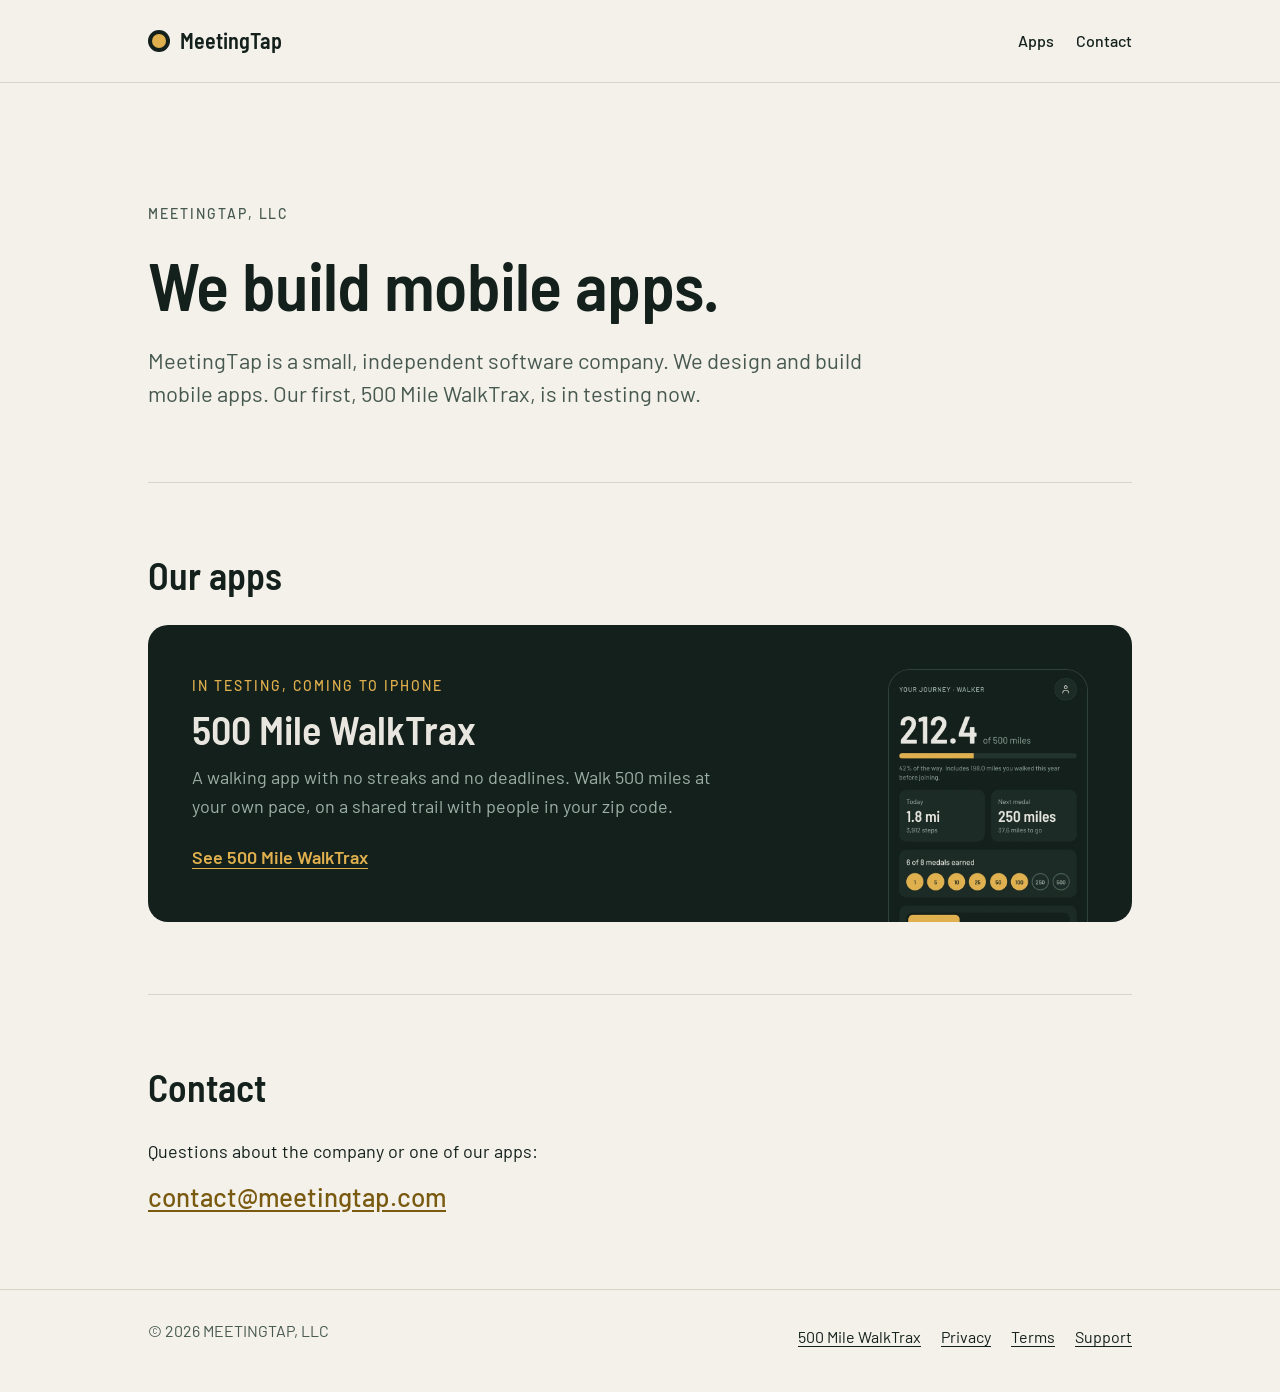
<file: index.html>
<!doctype html>
<html lang="en">
  <head>
    <meta charset="utf-8" />
    <meta name="viewport" content="width=device-width, initial-scale=1" />
    <title>MeetingTap</title>
    <meta
      name="description"
      content="MEETINGTAP, LLC is a small, independent software company. We design and build mobile apps, starting with 500 Mile WalkTrax."
    />
    <link rel="icon" href="assets/favicon.svg" type="image/svg+xml" />
    <link rel="stylesheet" href="assets/site.css" />
  </head>
  <body>
    <header class="site-header">
      <div class="wrap">
        <a class="wordmark" href="./">MeetingTap</a>
        <nav class="site-nav" aria-label="Main">
          <a href="#apps">Apps</a>
          <a href="#contact">Contact</a>
        </nav>
      </div>
    </header>

    <main class="wrap">
      <section class="intro">
        <p class="eyebrow">MEETINGTAP, LLC</p>
        <h1>We build mobile apps.</h1>
        <!-- EDIT: this sentence describes the company. Change it to say what MeetingTap does in your own words. -->
        <p class="lede">
          MeetingTap is a small, independent software company. We design and build mobile apps.
          Our first, 500 Mile WalkTrax, is in testing now.
        </p>
      </section>

      <section class="section" id="apps">
        <h2>Our apps</h2>
        <a class="app-card" href="walktrax/">
          <div>
            <p class="eyebrow">In testing, coming to iPhone</p>
            <h3>500 Mile WalkTrax</h3>
            <p>
              A walking app with no streaks and no deadlines. Walk 500 miles at your own pace, on a
              shared trail with people in your zip code.
            </p>
            <span class="more">See 500 Mile WalkTrax</span>
          </div>
          <img
            src="assets/img/journey.webp"
            width="600"
            height="1197"
            alt="The WalkTrax journey screen showing 212.4 of 500 miles and six of eight medals earned."
          />
        </a>
      </section>

      <section class="section" id="contact">
        <h2>Contact</h2>
        <div class="contact">
          <p>Questions about the company or one of our apps:</p>
          <a href="mailto:contact@meetingtap.com">contact@meetingtap.com</a>
        </div>
      </section>
    </main>

    <footer class="site-footer">
      <div class="wrap">
        <p>&copy; 2026 MEETINGTAP, LLC</p>
        <nav aria-label="Footer">
          <a href="walktrax/">500 Mile WalkTrax</a>
          <a href="walktrax/privacy.html">Privacy</a>
          <a href="walktrax/terms.html">Terms</a>
          <a href="walktrax/support.html">Support</a>
        </nav>
      </div>
    </footer>
  </body>
</html>
</file>
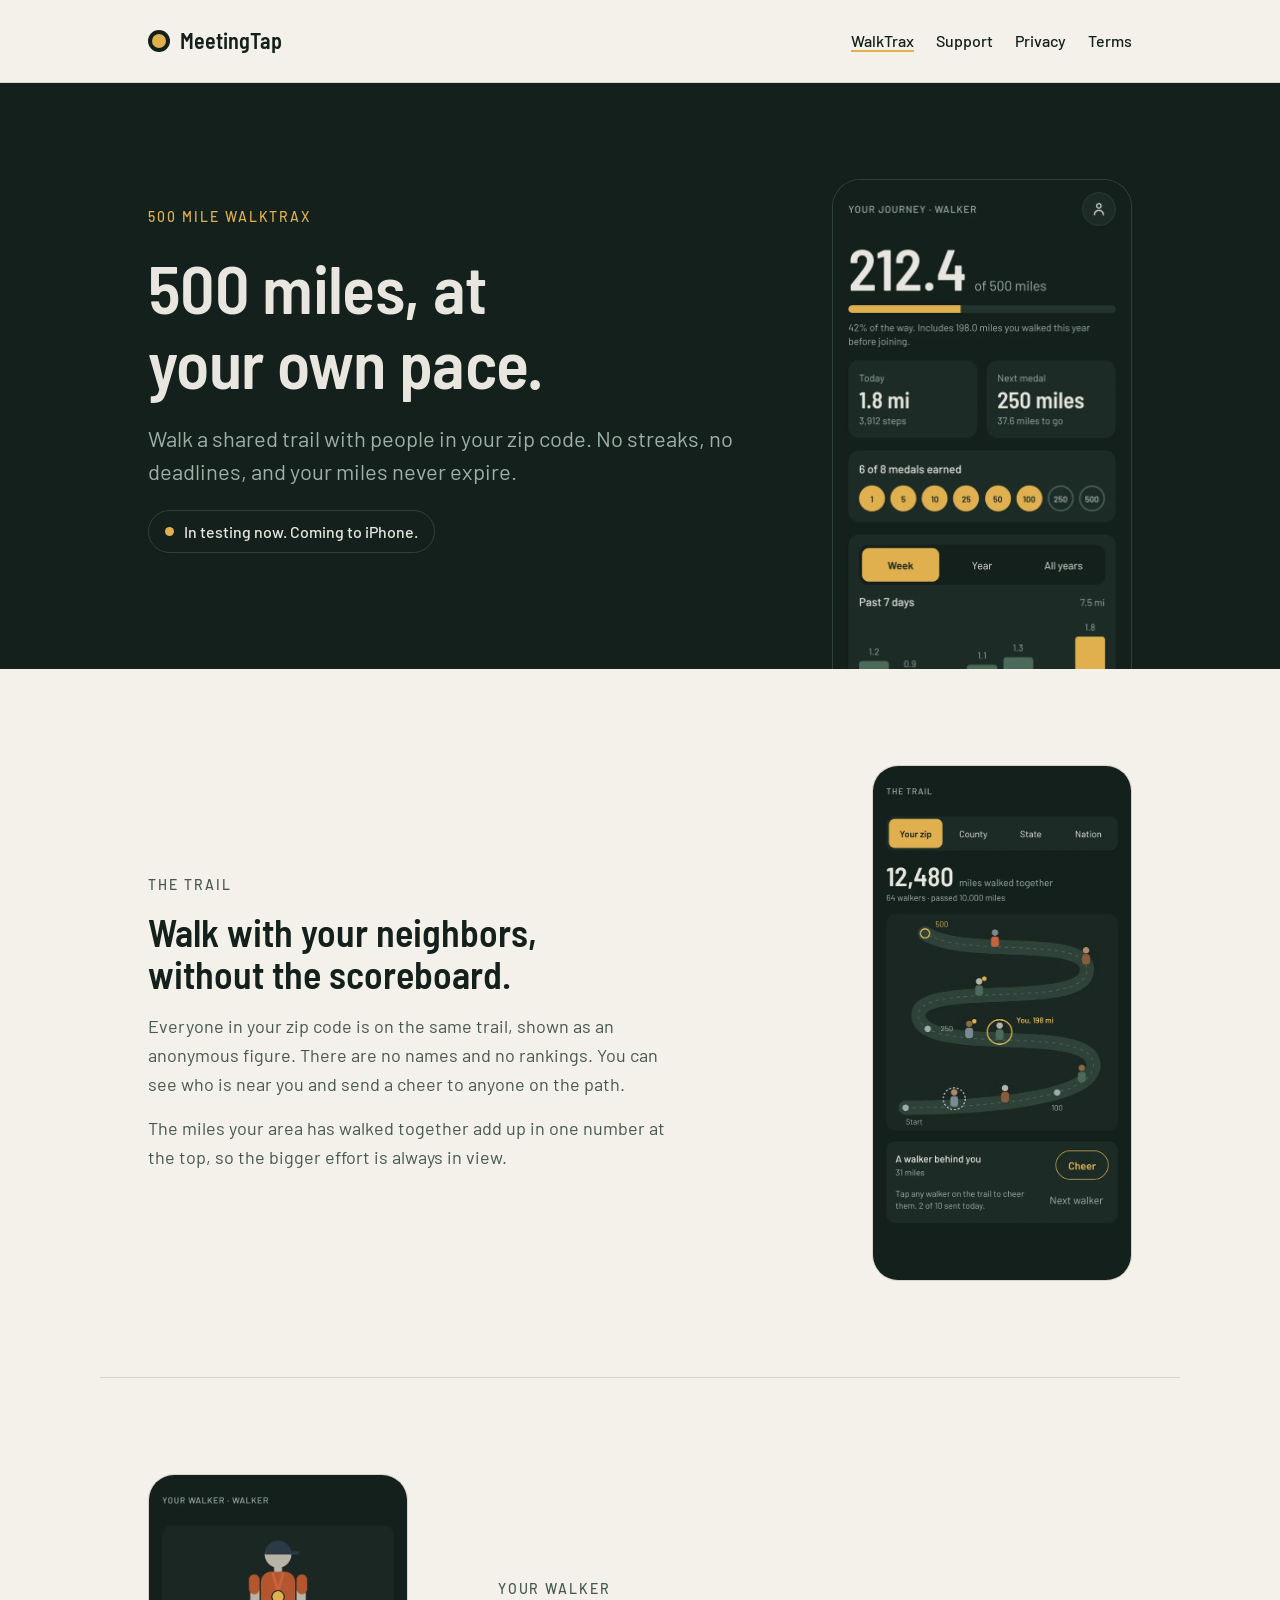
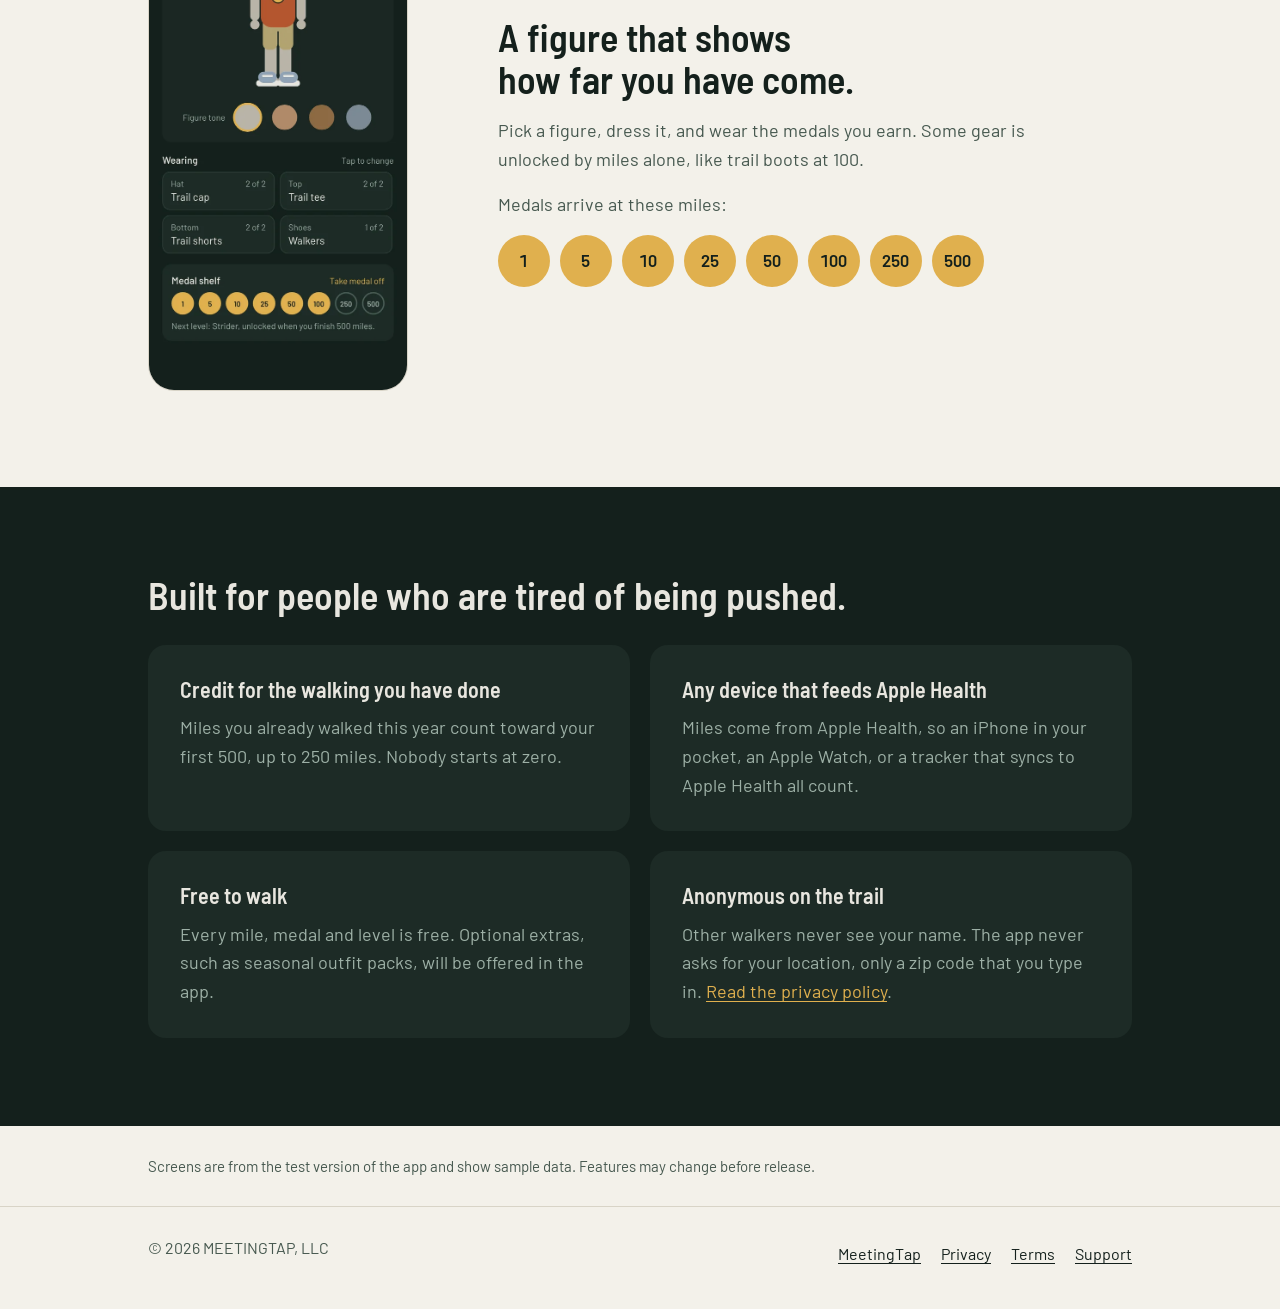
<file: walktrax/index.html>
<!doctype html>
<html lang="en">
  <head>
    <meta charset="utf-8" />
    <meta name="viewport" content="width=device-width, initial-scale=1" />
    <title>500 Mile WalkTrax</title>
    <meta
      name="description"
      content="Walk 500 miles at your own pace on a shared trail with people in your zip code. No streaks, no deadlines, and your miles never expire."
    />
    <link rel="icon" href="../assets/favicon.svg" type="image/svg+xml" />
    <link rel="stylesheet" href="../assets/site.css" />
  </head>
  <body>
    <header class="site-header">
      <div class="wrap">
        <a class="wordmark" href="../">MeetingTap</a>
        <nav class="site-nav" aria-label="Main">
          <a href="./" aria-current="page">WalkTrax</a>
          <a href="support.html">Support</a>
          <a href="privacy.html">Privacy</a>
          <a href="terms.html">Terms</a>
        </nav>
      </div>
    </header>

    <main>
      <section class="dark hero">
        <div class="wrap">
          <div class="hero-text">
            <p class="eyebrow">500 Mile WalkTrax</p>
            <h1>500 miles, at your own pace.</h1>
            <p class="lede">
              Walk a shared trail with people in your zip code. No streaks, no deadlines, and your
              miles never expire.
            </p>
            <p class="status">In testing now. Coming to iPhone.</p>
          </div>
          <img
            src="../assets/img/journey.webp"
            width="600"
            height="1197"
            alt="The journey screen: 212.4 of 500 miles, today's miles, the next medal, and the past seven days."
          />
        </div>
      </section>

      <section class="feature flip">
        <div class="wrap">
          <img
            src="../assets/img/trail.webp"
            width="600"
            height="1197"
            loading="lazy"
            alt="The trail screen: a winding path from Start to 500 with anonymous walkers along it and a Cheer button."
          />
          <div class="feature-text">
            <p class="eyebrow">The trail</p>
            <h2>Walk with your neighbors, without the scoreboard.</h2>
            <p>
              Everyone in your zip code is on the same trail, shown as an anonymous figure. There
              are no names and no rankings. You can see who is near you and send a cheer to anyone
              on the path.
            </p>
            <p>
              The miles your area has walked together add up in one number at the top, so the
              bigger effort is always in view.
            </p>
          </div>
        </div>
      </section>

      <section class="feature">
        <div class="wrap">
          <img
            src="../assets/img/walker.webp"
            width="600"
            height="1197"
            loading="lazy"
            alt="The walker screen: a figure in a cap, tee, shorts and walking shoes wearing a gold medal."
          />
          <div class="feature-text">
            <p class="eyebrow">Your walker</p>
            <h2>A figure that shows how far you have come.</h2>
            <p>
              Pick a figure, dress it, and wear the medals you earn. Some gear is unlocked by
              miles alone, like trail boots at 100.
            </p>
            <p>Medals arrive at these miles:</p>
            <ul class="medals" aria-label="Medal miles">
              <li>1</li>
              <li>5</li>
              <li>10</li>
              <li>25</li>
              <li>50</li>
              <li>100</li>
              <li>250</li>
              <li>500</li>
            </ul>
          </div>
        </div>
      </section>

      <section class="dark plain">
        <div class="wrap">
          <h2>Built for people who are tired of being pushed.</h2>
          <div class="pair">
            <div class="panel">
              <h3>Credit for the walking you have done</h3>
              <p class="soft">
                Miles you already walked this year count toward your first 500, up to 250 miles.
                Nobody starts at zero.
              </p>
            </div>
            <div class="panel">
              <h3>Any device that feeds Apple Health</h3>
              <p class="soft">
                Miles come from Apple Health, so an iPhone in your pocket, an Apple Watch, or a
                tracker that syncs to Apple Health all count.
              </p>
            </div>
            <div class="panel">
              <h3>Free to walk</h3>
              <p class="soft">
                Every mile, medal and level is free. Optional extras, such as seasonal outfit
                packs, will be offered in the app.
              </p>
            </div>
            <div class="panel">
              <h3>Anonymous on the trail</h3>
              <p class="soft">
                Other walkers never see your name. The app never asks for your location, only a
                zip code that you type in. <a href="privacy.html">Read the privacy policy</a>.
              </p>
            </div>
          </div>
        </div>
      </section>

      <section class="plain note">
        <div class="wrap">
          <p class="caption">
            Screens are from the test version of the app and show sample data. Features may change
            before release.
          </p>
        </div>
      </section>
    </main>

    <footer class="site-footer">
      <div class="wrap">
        <p>&copy; 2026 MEETINGTAP, LLC</p>
        <nav aria-label="Footer">
          <a href="../">MeetingTap</a>
          <a href="privacy.html">Privacy</a>
          <a href="terms.html">Terms</a>
          <a href="support.html">Support</a>
        </nav>
      </div>
    </footer>
  </body>
</html>
</file>
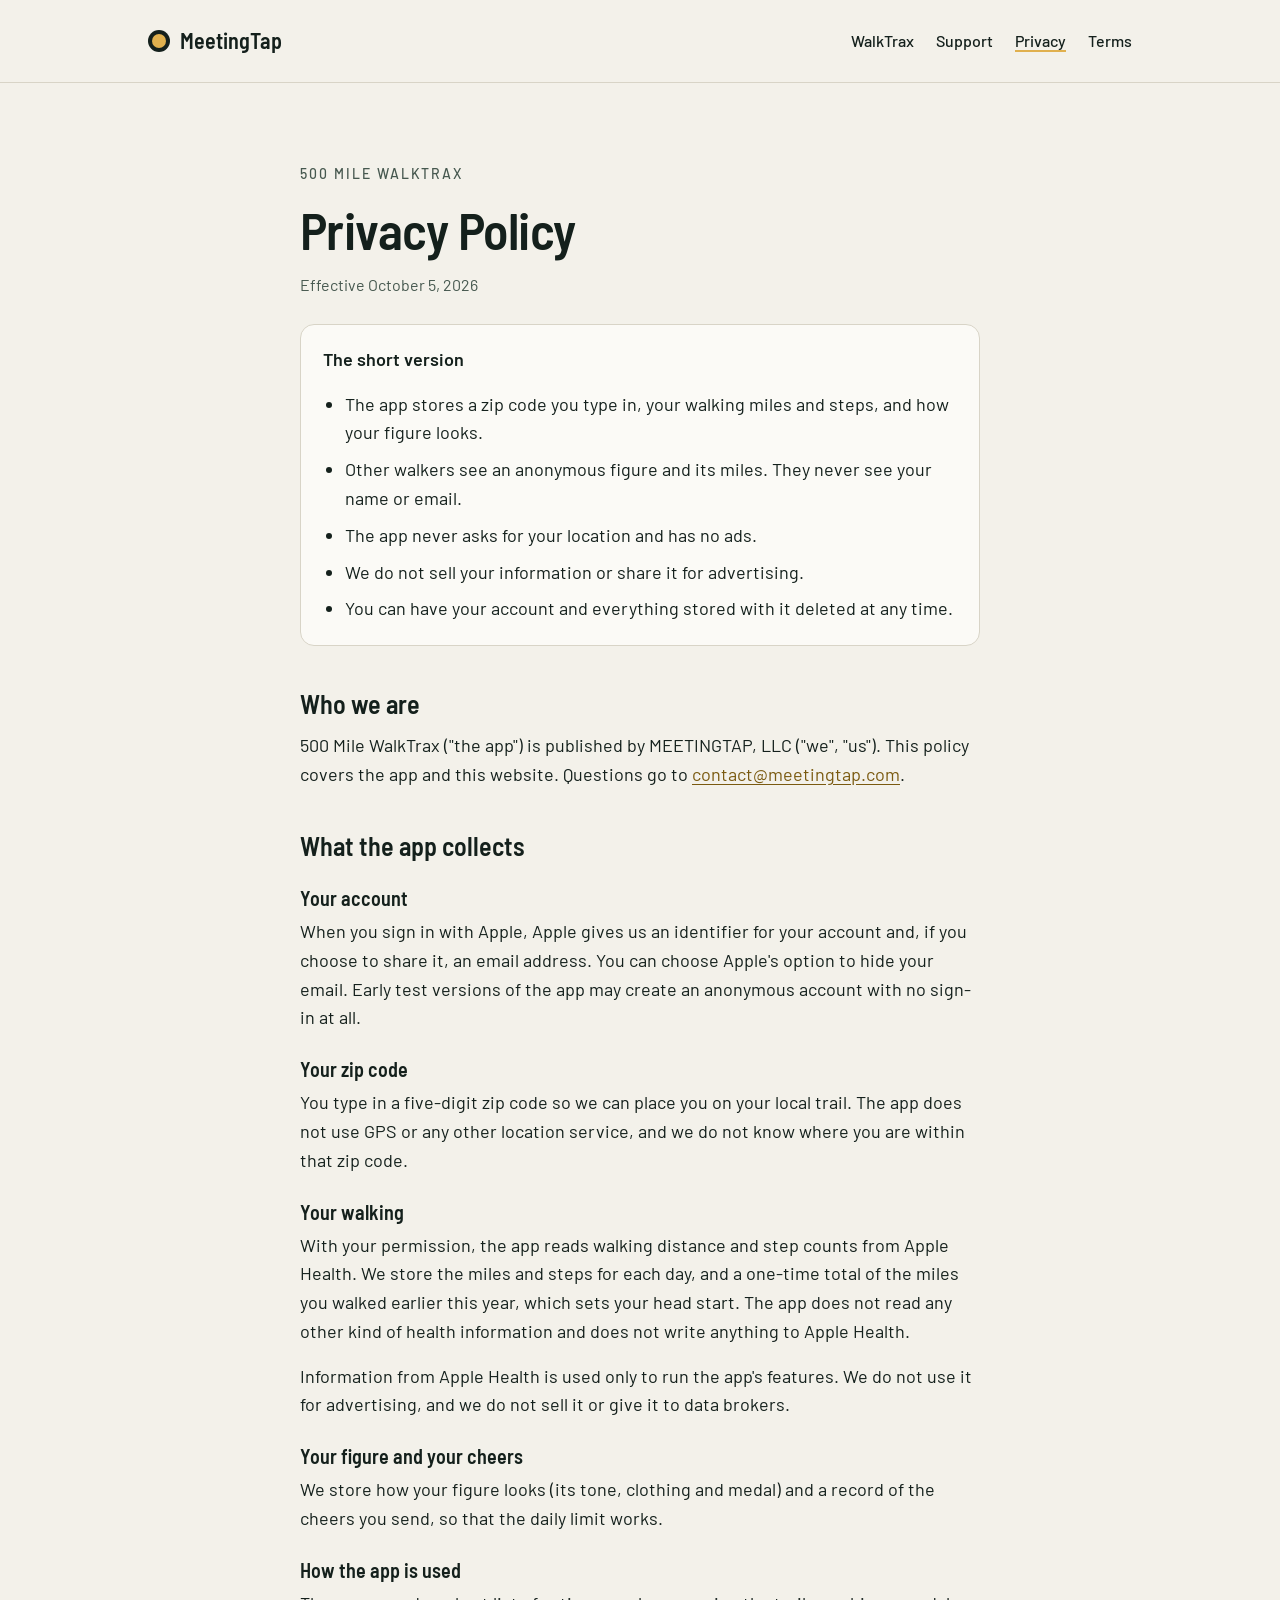
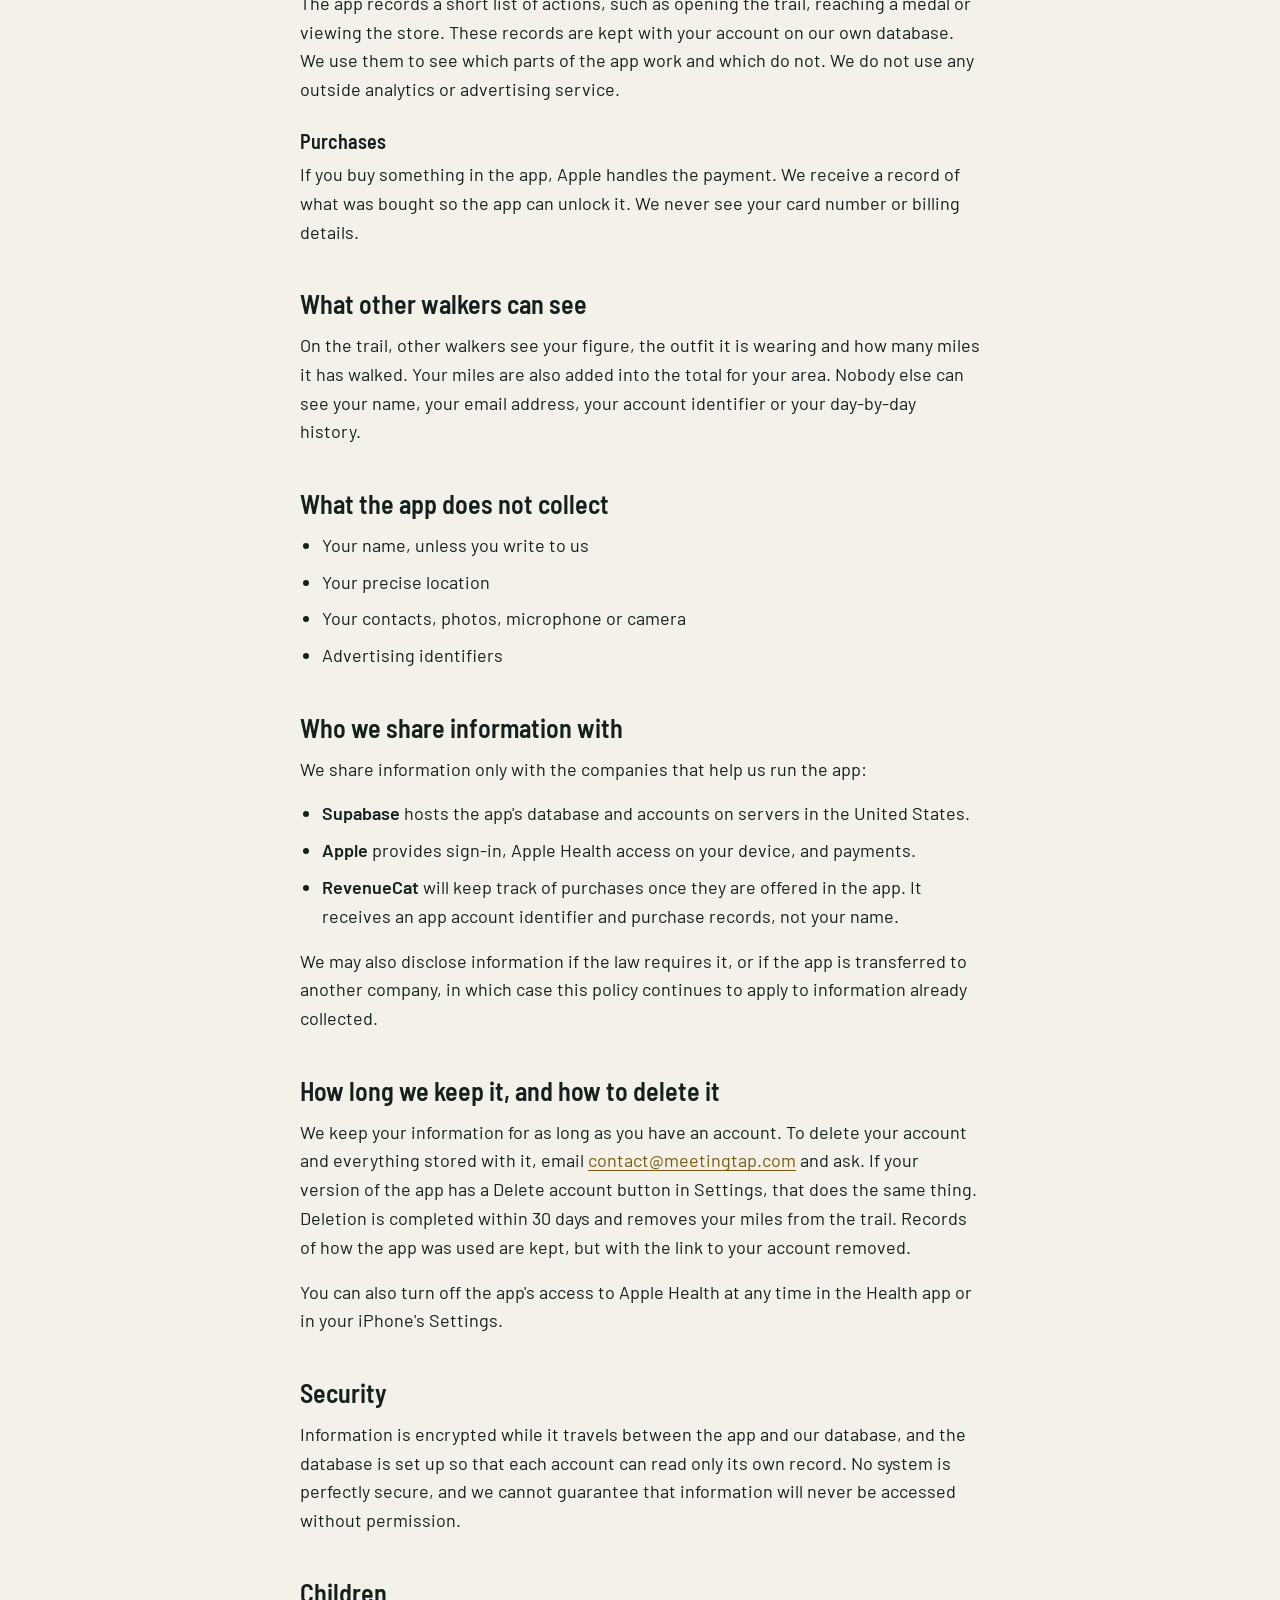
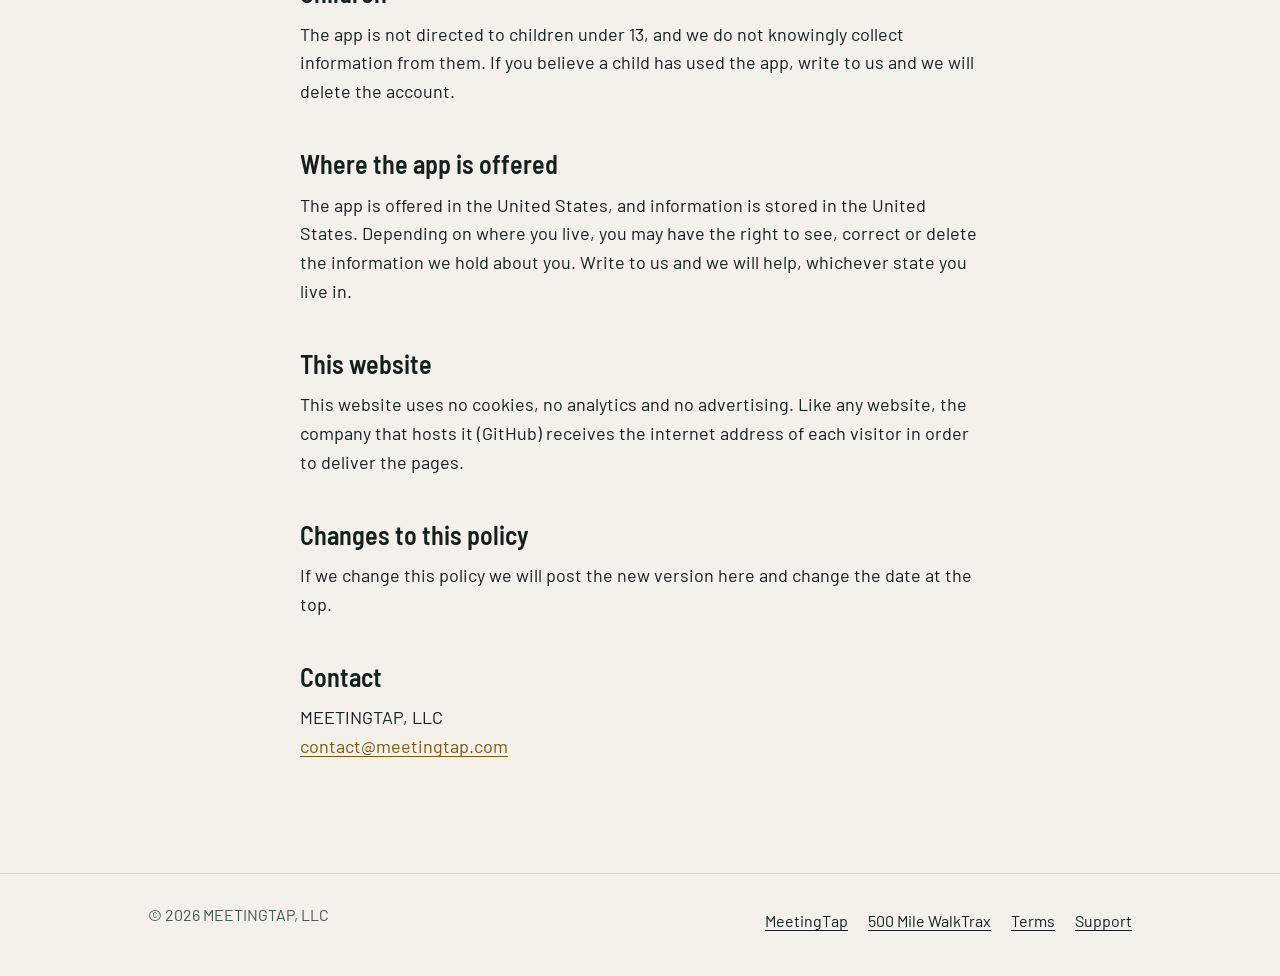
<file: walktrax/privacy.html>
<!doctype html>
<html lang="en">
  <head>
    <meta charset="utf-8" />
    <meta name="viewport" content="width=device-width, initial-scale=1" />
    <title>Privacy Policy | 500 Mile WalkTrax</title>
    <meta name="description" content="What 500 Mile WalkTrax collects, why, who can see it, and how to delete it." />
    <link rel="icon" href="../assets/favicon.svg" type="image/svg+xml" />
    <link rel="stylesheet" href="../assets/site.css" />
  </head>
  <body>
    <header class="site-header">
      <div class="wrap">
        <a class="wordmark" href="../">MeetingTap</a>
        <nav class="site-nav" aria-label="Main">
          <a href="./">WalkTrax</a>
          <a href="support.html">Support</a>
          <a href="privacy.html" aria-current="page">Privacy</a>
          <a href="terms.html">Terms</a>
        </nav>
      </div>
    </header>

    <main class="doc">
      <p class="eyebrow">500 Mile WalkTrax</p>
      <h1>Privacy Policy</h1>
      <p class="dated">Effective October 5, 2026</p>

      <div class="summary">
        <p>The short version</p>
        <ul>
          <li>The app stores a zip code you type in, your walking miles and steps, and how your figure looks.</li>
          <li>Other walkers see an anonymous figure and its miles. They never see your name or email.</li>
          <li>The app never asks for your location and has no ads.</li>
          <li>We do not sell your information or share it for advertising.</li>
          <li>You can have your account and everything stored with it deleted at any time.</li>
        </ul>
      </div>

      <h2>Who we are</h2>
      <p>
        500 Mile WalkTrax ("the app") is published by MEETINGTAP, LLC ("we", "us"). This policy
        covers the app and this website. Questions go to
        <a href="mailto:contact@meetingtap.com">contact@meetingtap.com</a>.
      </p>

      <h2>What the app collects</h2>

      <h3>Your account</h3>
      <p>
        When you sign in with Apple, Apple gives us an identifier for your account and, if you
        choose to share it, an email address. You can choose Apple's option to hide your email.
        Early test versions of the app may create an anonymous account with no sign-in at all.
      </p>

      <h3>Your zip code</h3>
      <p>
        You type in a five-digit zip code so we can place you on your local trail. The app does
        not use GPS or any other location service, and we do not know where you are within that
        zip code.
      </p>

      <h3>Your walking</h3>
      <p>
        With your permission, the app reads walking distance and step counts from Apple Health.
        We store the miles and steps for each day, and a one-time total of the miles you walked
        earlier this year, which sets your head start. The app does not read any other kind of
        health information and does not write anything to Apple Health.
      </p>
      <p>
        Information from Apple Health is used only to run the app's features. We do not use it
        for advertising, and we do not sell it or give it to data brokers.
      </p>

      <h3>Your figure and your cheers</h3>
      <p>
        We store how your figure looks (its tone, clothing and medal) and a record of the cheers
        you send, so that the daily limit works.
      </p>

      <h3>How the app is used</h3>
      <p>
        The app records a short list of actions, such as opening the trail, reaching a medal or
        viewing the store. These records are kept with your account on our own database. We use
        them to see which parts of the app work and which do not. We do not use any outside
        analytics or advertising service.
      </p>

      <h3>Purchases</h3>
      <p>
        If you buy something in the app, Apple handles the payment. We receive a record of what
        was bought so the app can unlock it. We never see your card number or billing details.
      </p>

      <h2>What other walkers can see</h2>
      <p>
        On the trail, other walkers see your figure, the outfit it is wearing and how many miles
        it has walked. Your miles are also added into the total for your area. Nobody else can
        see your name, your email address, your account identifier or your day-by-day history.
      </p>

      <h2>What the app does not collect</h2>
      <ul>
        <li>Your name, unless you write to us</li>
        <li>Your precise location</li>
        <li>Your contacts, photos, microphone or camera</li>
        <li>Advertising identifiers</li>
      </ul>

      <h2>Who we share information with</h2>
      <p>We share information only with the companies that help us run the app:</p>
      <ul>
        <li><strong>Supabase</strong> hosts the app's database and accounts on servers in the United States.</li>
        <li><strong>Apple</strong> provides sign-in, Apple Health access on your device, and payments.</li>
        <li>
          <strong>RevenueCat</strong> will keep track of purchases once they are offered in the
          app. It receives an app account identifier and purchase records, not your name.
        </li>
      </ul>
      <p>
        We may also disclose information if the law requires it, or if the app is transferred to
        another company, in which case this policy continues to apply to information already
        collected.
      </p>

      <h2>How long we keep it, and how to delete it</h2>
      <p>
        We keep your information for as long as you have an account. To delete your account and
        everything stored with it, email
        <a href="mailto:contact@meetingtap.com">contact@meetingtap.com</a> and ask. If
        your version of the app has a Delete account button in
        Settings, that does the same thing. Deletion is completed within 30 days and removes your
        miles from the trail. Records of how the app was used are kept, but with the link to
        your account removed.
      </p>
      <p>
        You can also turn off the app's access to Apple Health at any time in the Health app or
        in your iPhone's Settings.
      </p>

      <h2>Security</h2>
      <p>
        Information is encrypted while it travels between the app and our database, and the
        database is set up so that each account can read only its own record. No system is
        perfectly secure, and we cannot guarantee that information will never be accessed
        without permission.
      </p>

      <h2>Children</h2>
      <p>
        The app is not directed to children under 13, and we do not knowingly collect information
        from them. If you believe a child has used the app, write to us and we will delete the
        account.
      </p>

      <h2>Where the app is offered</h2>
      <p>
        The app is offered in the United States, and information is stored in the United States.
        Depending on where you live, you may have the right to see, correct or delete the
        information we hold about you. Write to us and we will help, whichever state you live in.
      </p>

      <h2>This website</h2>
      <p>
        This website uses no cookies, no analytics and no advertising. Like any website, the
        company that hosts it (GitHub) receives the internet address of each visitor in order to
        deliver the pages.
      </p>

      <h2>Changes to this policy</h2>
      <p>
        If we change this policy we will post the new version here and change the date at the
        top.
      </p>

      <h2>Contact</h2>
      <p>
        MEETINGTAP, LLC<br />
        <a href="mailto:contact@meetingtap.com">contact@meetingtap.com</a>
      </p>
    </main>

    <footer class="site-footer">
      <div class="wrap">
        <p>&copy; 2026 MEETINGTAP, LLC</p>
        <nav aria-label="Footer">
          <a href="../">MeetingTap</a>
          <a href="./">500 Mile WalkTrax</a>
          <a href="terms.html">Terms</a>
          <a href="support.html">Support</a>
        </nav>
      </div>
    </footer>
  </body>
</html>
</file>
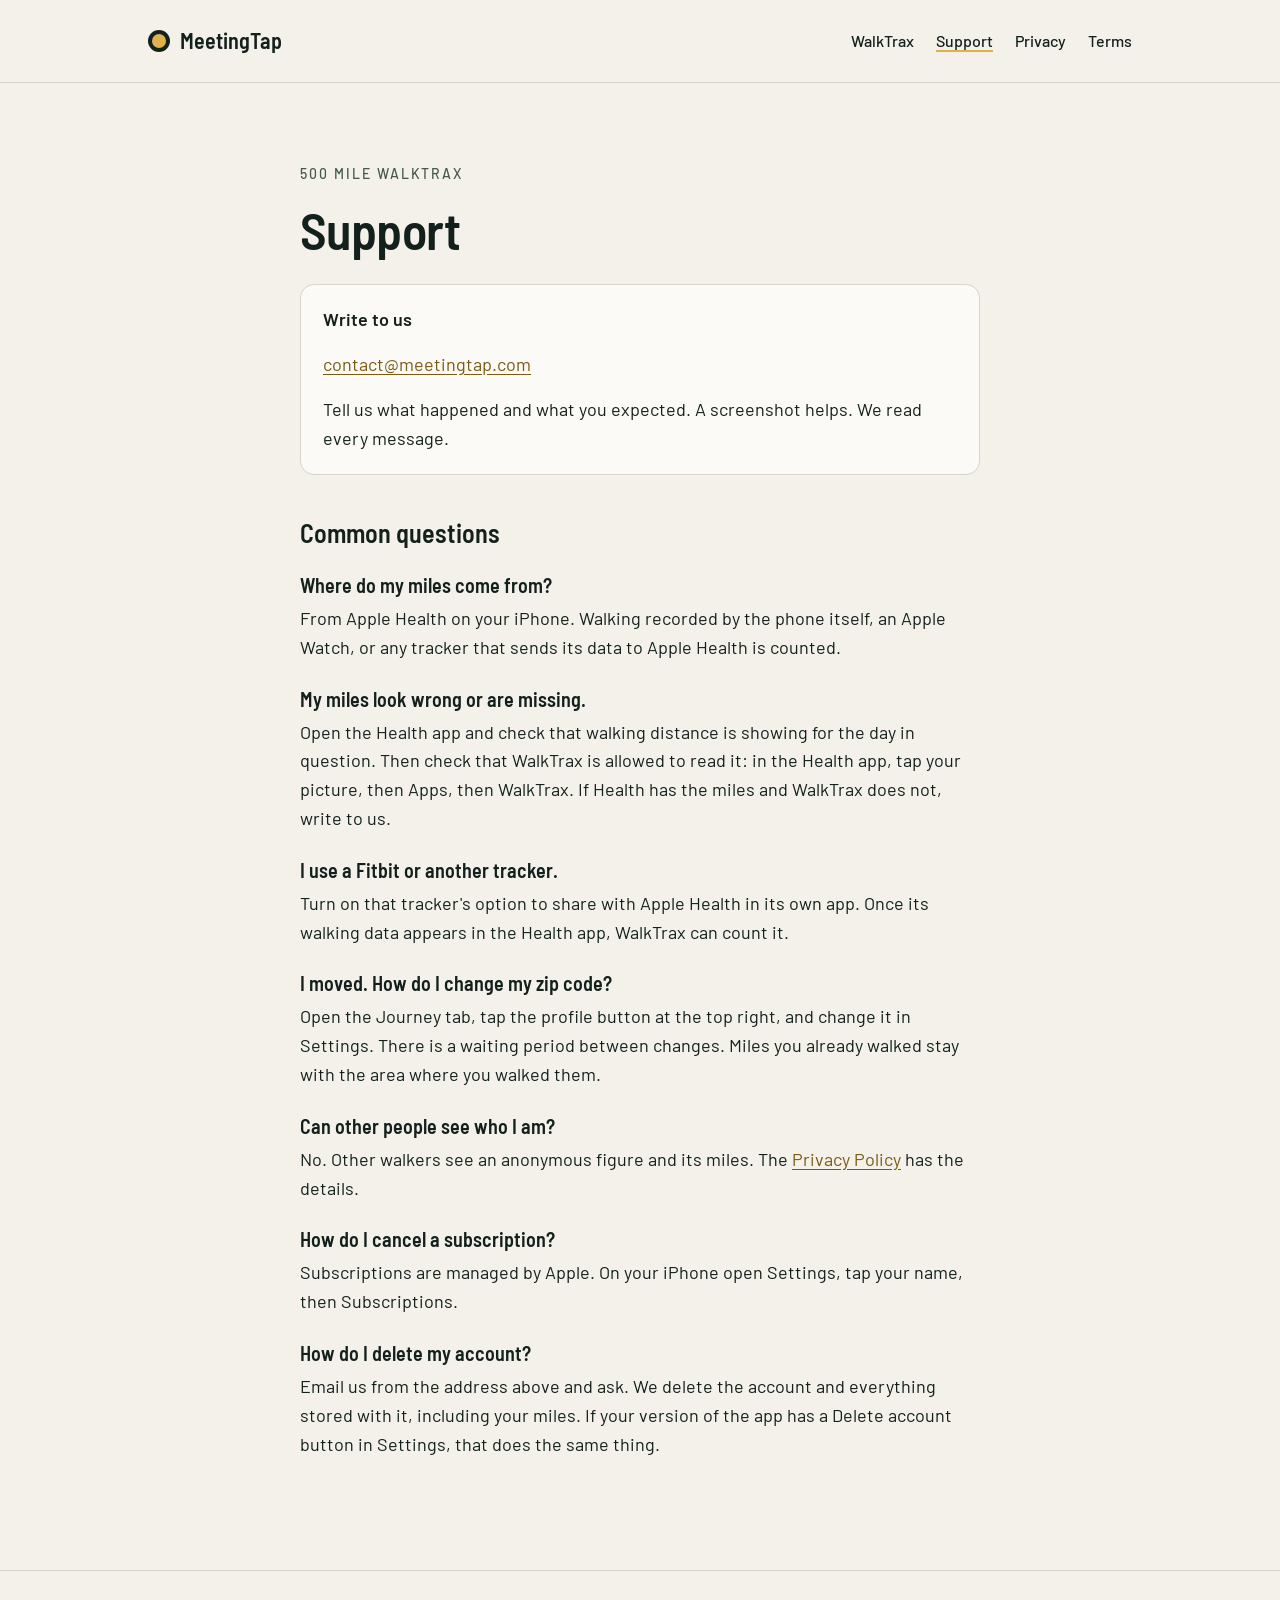
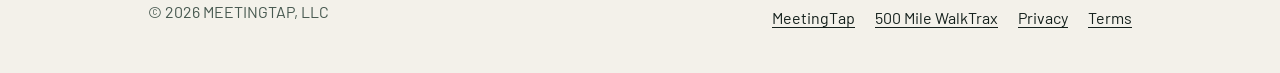
<file: walktrax/support.html>
<!doctype html>
<html lang="en">
  <head>
    <meta charset="utf-8" />
    <meta name="viewport" content="width=device-width, initial-scale=1" />
    <title>Support | 500 Mile WalkTrax</title>
    <meta name="description" content="Help with 500 Mile WalkTrax and how to reach us." />
    <link rel="icon" href="../assets/favicon.svg" type="image/svg+xml" />
    <link rel="stylesheet" href="../assets/site.css" />
  </head>
  <body>
    <header class="site-header">
      <div class="wrap">
        <a class="wordmark" href="../">MeetingTap</a>
        <nav class="site-nav" aria-label="Main">
          <a href="./">WalkTrax</a>
          <a href="support.html" aria-current="page">Support</a>
          <a href="privacy.html">Privacy</a>
          <a href="terms.html">Terms</a>
        </nav>
      </div>
    </header>

    <main class="doc">
      <p class="eyebrow">500 Mile WalkTrax</p>
      <h1>Support</h1>

      <div class="summary">
        <p>Write to us</p>
        <p>
          <a href="mailto:contact@meetingtap.com?subject=WalkTrax%20support">contact@meetingtap.com</a>
        </p>
        <p>
          Tell us what happened and what you expected. A screenshot helps. We read every message.
        </p>
      </div>

      <h2>Common questions</h2>

      <h3>Where do my miles come from?</h3>
      <p>
        From Apple Health on your iPhone. Walking recorded by the phone itself, an Apple Watch,
        or any tracker that sends its data to Apple Health is counted.
      </p>

      <h3>My miles look wrong or are missing.</h3>
      <p>
        Open the Health app and check that walking distance is showing for the day in question.
        Then check that WalkTrax is allowed to read it: in the Health app, tap your picture, then
        Apps, then WalkTrax. If Health has the miles and WalkTrax does not, write to us.
      </p>

      <h3>I use a Fitbit or another tracker.</h3>
      <p>
        Turn on that tracker's option to share with Apple Health in its own app. Once its walking
        data appears in the Health app, WalkTrax can count it.
      </p>

      <h3>I moved. How do I change my zip code?</h3>
      <p>
        Open the Journey tab, tap the profile button at the top right, and change it in Settings.
        There is a waiting period between changes. Miles you already walked stay with the area
        where you walked them.
      </p>

      <h3>Can other people see who I am?</h3>
      <p>
        No. Other walkers see an anonymous figure and its miles. The
        <a href="privacy.html">Privacy Policy</a> has the details.
      </p>

      <h3>How do I cancel a subscription?</h3>
      <p>
        Subscriptions are managed by Apple. On your iPhone open Settings, tap your name, then
        Subscriptions.
      </p>

      <h3>How do I delete my account?</h3>
      <p>
        Email us from the address above and ask. We delete the account and everything stored with
        it, including your miles. If your version of the app has a Delete account button in
        Settings, that does the same thing.
      </p>
    </main>

    <footer class="site-footer">
      <div class="wrap">
        <p>&copy; 2026 MEETINGTAP, LLC</p>
        <nav aria-label="Footer">
          <a href="../">MeetingTap</a>
          <a href="./">500 Mile WalkTrax</a>
          <a href="privacy.html">Privacy</a>
          <a href="terms.html">Terms</a>
        </nav>
      </div>
    </footer>
  </body>
</html>
</file>
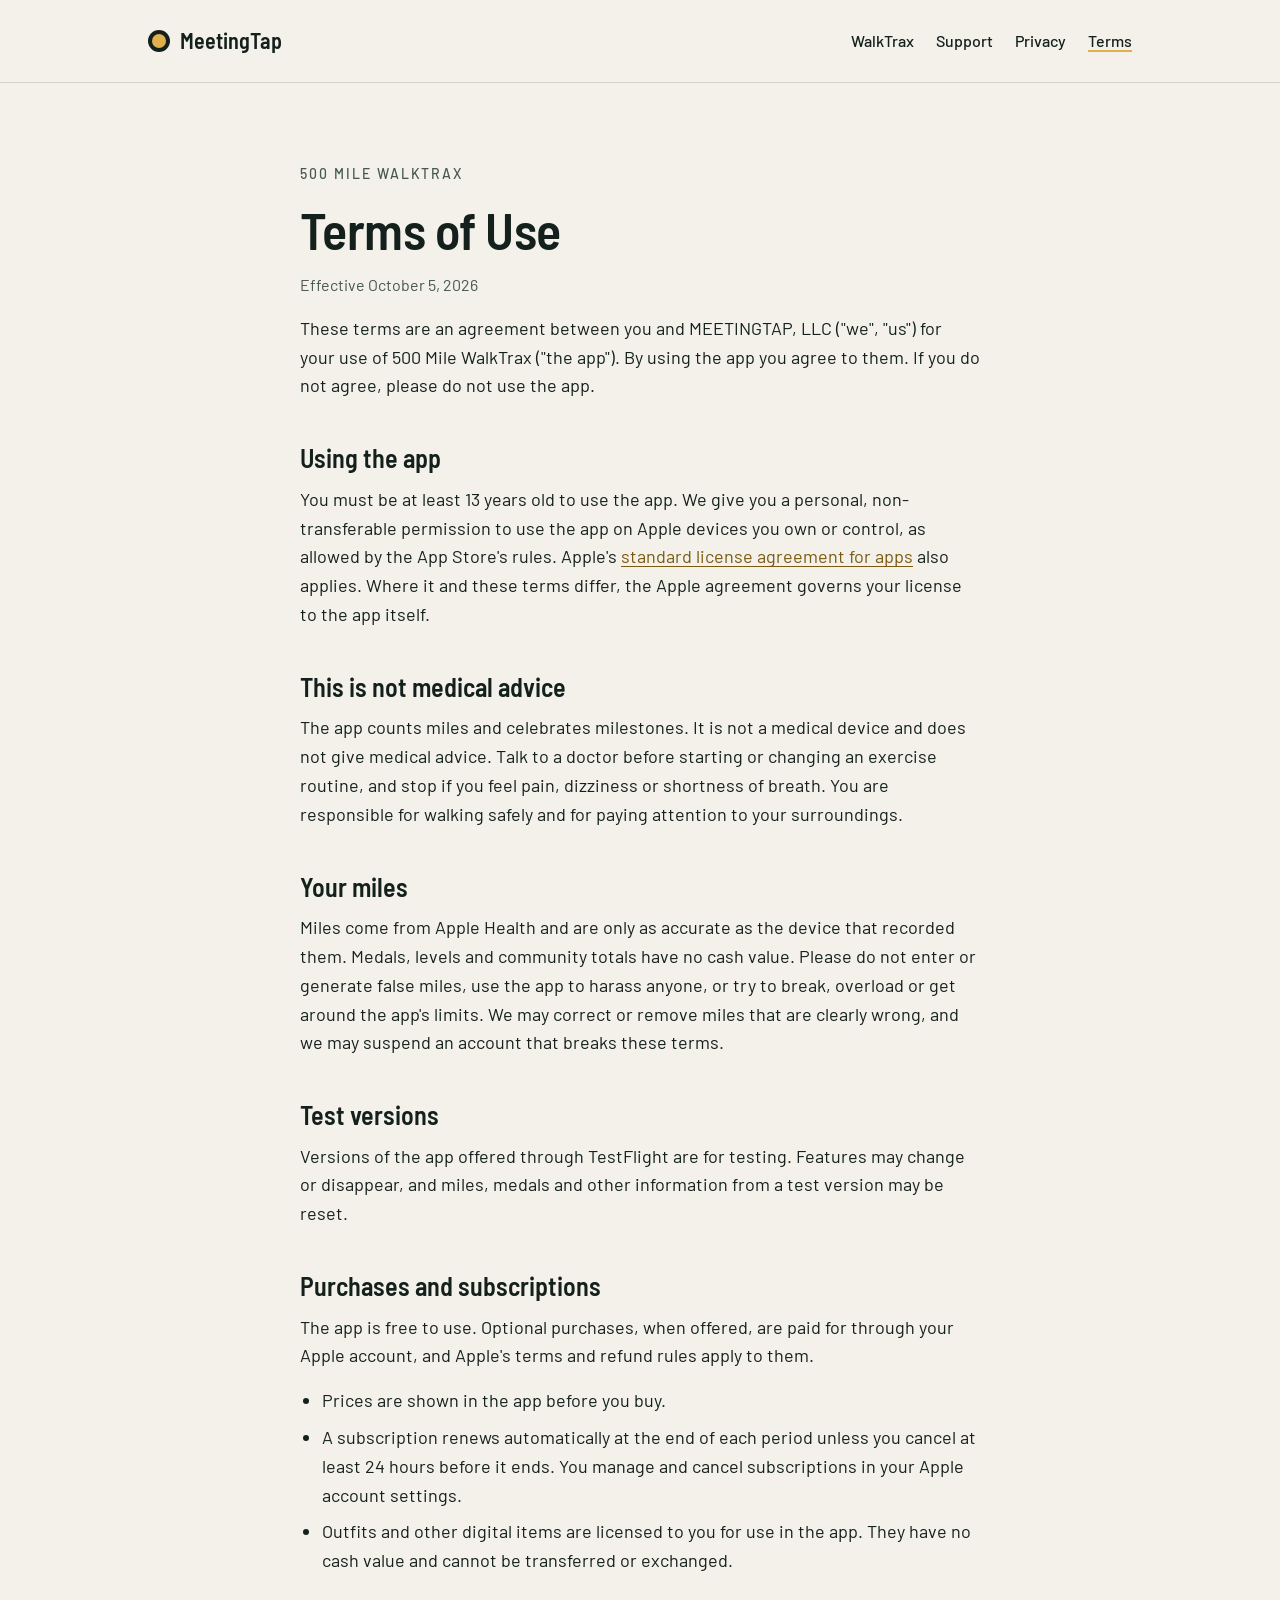
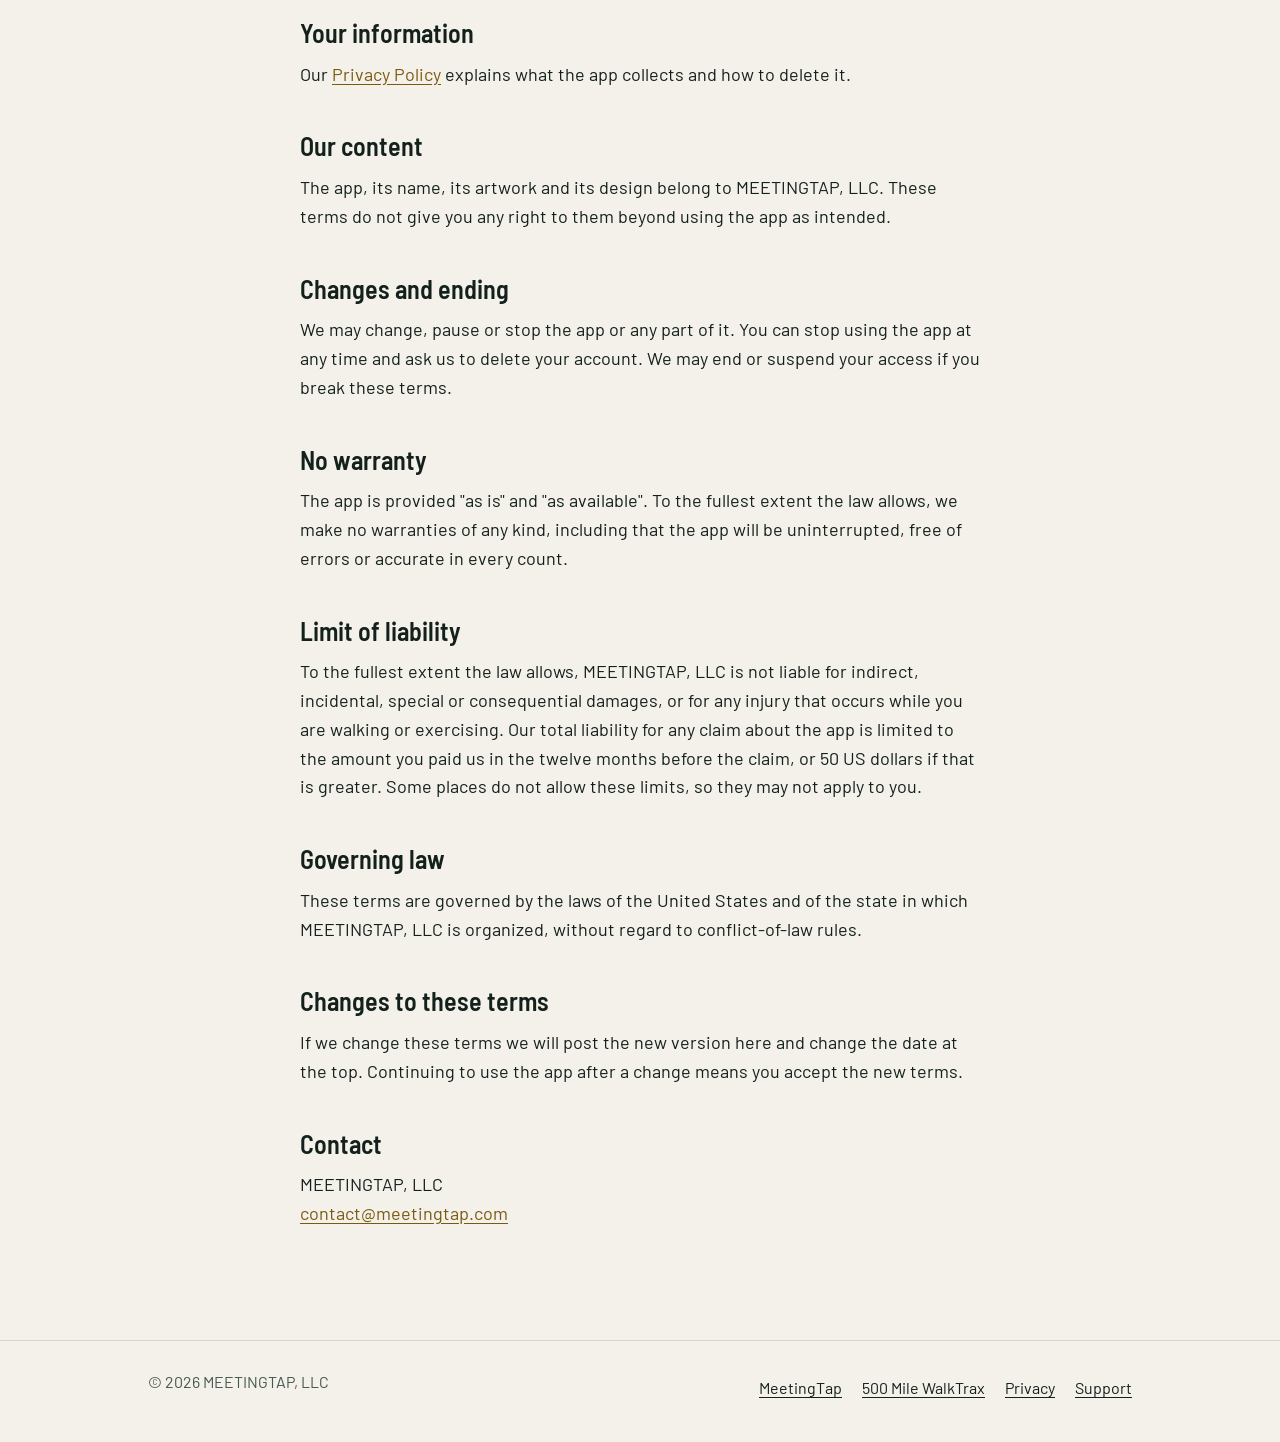
<file: walktrax/terms.html>
<!doctype html>
<html lang="en">
  <head>
    <meta charset="utf-8" />
    <meta name="viewport" content="width=device-width, initial-scale=1" />
    <title>Terms of Use | 500 Mile WalkTrax</title>
    <meta name="description" content="The terms for using 500 Mile WalkTrax." />
    <link rel="icon" href="../assets/favicon.svg" type="image/svg+xml" />
    <link rel="stylesheet" href="../assets/site.css" />
  </head>
  <body>
    <header class="site-header">
      <div class="wrap">
        <a class="wordmark" href="../">MeetingTap</a>
        <nav class="site-nav" aria-label="Main">
          <a href="./">WalkTrax</a>
          <a href="support.html">Support</a>
          <a href="privacy.html">Privacy</a>
          <a href="terms.html" aria-current="page">Terms</a>
        </nav>
      </div>
    </header>

    <main class="doc">
      <p class="eyebrow">500 Mile WalkTrax</p>
      <h1>Terms of Use</h1>
      <p class="dated">Effective October 5, 2026</p>

      <p>
        These terms are an agreement between you and MEETINGTAP, LLC ("we", "us") for your use of
        500 Mile WalkTrax ("the app"). By using the app you agree to them. If you do not agree,
        please do not use the app.
      </p>

      <h2>Using the app</h2>
      <p>
        You must be at least 13 years old to use the app. We give you a personal, non-transferable
        permission to use the app on Apple devices you own or control, as allowed by the App
        Store's rules. Apple's
        <a href="https://www.apple.com/legal/internet-services/itunes/dev/stdeula/">standard license agreement for apps</a>
        also applies. Where it and these terms differ, the Apple agreement governs your license
        to the app itself.
      </p>

      <h2>This is not medical advice</h2>
      <p>
        The app counts miles and celebrates milestones. It is not a medical device and does not
        give medical advice. Talk to a doctor before starting or changing an exercise routine,
        and stop if you feel pain, dizziness or shortness of breath. You are responsible for
        walking safely and for paying attention to your surroundings.
      </p>

      <h2>Your miles</h2>
      <p>
        Miles come from Apple Health and are only as accurate as the device that recorded them.
        Medals, levels and community totals have no cash value. Please do not enter or generate
        false miles, use the app to harass anyone, or try to break, overload or get around the
        app's limits. We may correct or remove miles that are clearly wrong, and we may suspend
        an account that breaks these terms.
      </p>

      <h2>Test versions</h2>
      <p>
        Versions of the app offered through TestFlight are for testing. Features may change or
        disappear, and miles, medals and other information from a test version may be reset.
      </p>

      <h2>Purchases and subscriptions</h2>
      <p>
        The app is free to use. Optional purchases, when offered, are paid for through your Apple
        account, and Apple's terms and refund rules apply to them.
      </p>
      <ul>
        <li>Prices are shown in the app before you buy.</li>
        <li>
          A subscription renews automatically at the end of each period unless you cancel at
          least 24 hours before it ends. You manage and cancel subscriptions in your Apple
          account settings.
        </li>
        <li>
          Outfits and other digital items are licensed to you for use in the app. They have no
          cash value and cannot be transferred or exchanged.
        </li>
      </ul>

      <h2>Your information</h2>
      <p>
        Our <a href="privacy.html">Privacy Policy</a> explains what the app collects and how to
        delete it.
      </p>

      <h2>Our content</h2>
      <p>
        The app, its name, its artwork and its design belong to MEETINGTAP, LLC. These terms do
        not give you any right to them beyond using the app as intended.
      </p>

      <h2>Changes and ending</h2>
      <p>
        We may change, pause or stop the app or any part of it. You can stop using the app at
        any time and ask us to delete your account. We may end or suspend your access if you
        break these terms.
      </p>

      <h2>No warranty</h2>
      <p>
        The app is provided "as is" and "as available". To the fullest extent the law allows, we
        make no warranties of any kind, including that the app will be uninterrupted, free of
        errors or accurate in every count.
      </p>

      <h2>Limit of liability</h2>
      <p>
        To the fullest extent the law allows, MEETINGTAP, LLC is not liable for indirect,
        incidental, special or consequential damages, or for any injury that occurs while you are
        walking or exercising. Our total liability for any claim about the app is limited to the
        amount you paid us in the twelve months before the claim, or 50 US dollars if that is
        greater. Some places do not allow these limits, so they may not apply to you.
      </p>

      <h2>Governing law</h2>
      <p>
        These terms are governed by the laws of the United States and of the state in which
        MEETINGTAP, LLC is organized, without regard to conflict-of-law rules.
      </p>

      <h2>Changes to these terms</h2>
      <p>
        If we change these terms we will post the new version here and change the date at the
        top. Continuing to use the app after a change means you accept the new terms.
      </p>

      <h2>Contact</h2>
      <p>
        MEETINGTAP, LLC<br />
        <a href="mailto:contact@meetingtap.com">contact@meetingtap.com</a>
      </p>
    </main>

    <footer class="site-footer">
      <div class="wrap">
        <p>&copy; 2026 MEETINGTAP, LLC</p>
        <nav aria-label="Footer">
          <a href="../">MeetingTap</a>
          <a href="./">500 Mile WalkTrax</a>
          <a href="privacy.html">Privacy</a>
          <a href="support.html">Support</a>
        </nav>
      </div>
    </footer>
  </body>
</html>
</file>
<file: assets/site.css>
/* meetingtap.com — one stylesheet for every page. No scripts, no trackers. */

@font-face {
  font-family: 'Barlow';
  font-weight: 400;
  font-display: swap;
  src: url('fonts/barlow-400.woff2') format('woff2');
}
@font-face {
  font-family: 'Barlow';
  font-weight: 500;
  font-display: swap;
  src: url('fonts/barlow-500.woff2') format('woff2');
}
@font-face {
  font-family: 'Barlow';
  font-weight: 600;
  font-display: swap;
  src: url('fonts/barlow-600.woff2') format('woff2');
}
@font-face {
  font-family: 'Barlow Semi Condensed';
  font-weight: 600;
  font-display: swap;
  src: url('fonts/barlow-semi-condensed-600.woff2') format('woff2');
}

:root {
  --paper: #f3f1ea;
  --card: #fbfaf6;
  --ink: #14201c;
  --ink-soft: #46584f;
  --rule: #d8d4c7;
  --link: #7a5a10;

  --ground: #14201c;
  --surface: #1d2b26;
  --line: #2f4239;
  --light: #e8e6df;
  --light-soft: #9db0a6;
  --gold: #e0b04e;

  --body: 'Barlow', system-ui, -apple-system, 'Segoe UI', sans-serif;
  --display: 'Barlow Semi Condensed', 'Barlow', system-ui, sans-serif;
  --gutter: clamp(20px, 5vw, 48px);
  --wide: 1080px;
  --text: 680px;
}

*,
*::before,
*::after {
  box-sizing: border-box;
}

html {
  -webkit-text-size-adjust: 100%;
  scroll-behavior: smooth;
}

body {
  margin: 0;
  background: var(--paper);
  color: var(--ink);
  font-family: var(--body);
  font-size: 18px;
  line-height: 1.6;
}

img {
  display: block;
  max-width: 100%;
  height: auto;
}

a {
  color: var(--link);
  text-underline-offset: 3px;
}
a:hover {
  text-decoration-thickness: 2px;
}
:focus-visible {
  outline: 3px solid var(--gold);
  outline-offset: 3px;
  border-radius: 4px;
}

h1,
h2,
h3 {
  font-family: var(--display);
  font-weight: 600;
  line-height: 1.1;
  margin: 0;
  text-wrap: balance;
}
h1 {
  font-size: clamp(40px, 7vw, 68px);
  letter-spacing: -0.01em;
}
h2 {
  font-size: clamp(28px, 4vw, 38px);
}
h3 {
  font-size: 22px;
}
p {
  margin: 0;
}

.wrap {
  max-width: var(--wide);
  margin: 0 auto;
  padding-left: var(--gutter);
  padding-right: var(--gutter);
}

.eyebrow {
  font-size: 14px;
  font-weight: 500;
  letter-spacing: 0.14em;
  text-transform: uppercase;
  color: var(--ink-soft);
}

.lede {
  font-size: clamp(19px, 2.2vw, 22px);
  line-height: 1.5;
  color: var(--ink-soft);
  max-width: 34em;
}

/* Header */

.site-header {
  border-bottom: 1px solid var(--rule);
}
.site-header .wrap {
  display: flex;
  flex-wrap: wrap;
  align-items: center;
  justify-content: space-between;
  gap: 8px 24px;
  padding-top: 18px;
  padding-bottom: 18px;
}
.wordmark {
  font-family: var(--display);
  font-weight: 600;
  font-size: 22px;
  color: var(--ink);
  text-decoration: none;
  display: inline-flex;
  align-items: center;
  gap: 10px;
}
.wordmark::before {
  content: '';
  width: 14px;
  height: 14px;
  border-radius: 50%;
  background: var(--gold);
  box-shadow: 0 0 0 4px var(--ink);
  margin: 4px;
}
.site-nav {
  display: flex;
  flex-wrap: wrap;
  gap: 4px 22px;
  font-size: 16px;
  font-weight: 500;
}
.site-nav a {
  color: var(--ink);
  text-decoration: none;
  padding: 10px 0;
}
.site-nav a:hover,
.site-nav a[aria-current='page'] {
  text-decoration: underline;
  text-decoration-thickness: 2px;
  text-decoration-color: var(--gold);
}

/* Home */

.intro {
  padding: clamp(56px, 10vw, 120px) 0 clamp(40px, 7vw, 72px);
  display: grid;
  gap: 22px;
}
.section {
  padding: clamp(40px, 7vw, 72px) 0;
  border-top: 1px solid var(--rule);
  display: grid;
  gap: 28px;
}

.app-card {
  display: grid;
  grid-template-columns: minmax(0, 1fr) 200px;
  align-items: center;
  gap: 32px;
  background: var(--ground);
  color: var(--light);
  border-radius: 20px;
  padding: clamp(24px, 4vw, 44px);
  padding-bottom: 0;
  overflow: hidden;
  text-decoration: none;
}
.app-card .eyebrow {
  color: var(--gold);
}
.app-card h3 {
  font-size: clamp(28px, 4vw, 40px);
  margin: 10px 0 12px;
}
.app-card p {
  color: var(--light-soft);
  max-width: 30em;
}
.app-card .more {
  display: inline-block;
  margin: 22px 0 clamp(24px, 4vw, 44px);
  color: var(--gold);
  font-weight: 600;
  text-decoration: underline;
  text-underline-offset: 4px;
}
.app-card:hover .more {
  text-decoration-thickness: 2px;
}
.app-card img {
  align-self: end;
  border-radius: 22px 22px 0 0;
  border: 1px solid var(--line);
  border-bottom: 0;
  aspect-ratio: 600 / 760;
  object-fit: cover;
  object-position: top;
}

.contact {
  display: grid;
  gap: 10px;
}
.contact a {
  font-size: clamp(20px, 3vw, 26px);
  font-weight: 500;
  overflow-wrap: anywhere;
}

/* WalkTrax */

.dark {
  background: var(--ground);
  color: var(--light);
}
.dark .eyebrow {
  color: var(--gold);
}
.dark .lede,
.dark .soft {
  color: var(--light-soft);
}
.dark a {
  color: var(--gold);
}

.hero .wrap {
  display: grid;
  grid-template-columns: minmax(0, 1fr) minmax(0, 300px);
  align-items: end;
  gap: clamp(28px, 6vw, 72px);
  padding-top: clamp(48px, 8vw, 96px);
}
.hero-text {
  display: grid;
  gap: 22px;
  align-self: center;
  padding-bottom: clamp(40px, 7vw, 88px);
}
.status {
  display: inline-flex;
  align-items: center;
  gap: 10px;
  justify-self: start;
  border: 1px solid var(--line);
  border-radius: 999px;
  padding: 8px 16px;
  font-size: 16px;
  font-weight: 500;
}
.status::before {
  content: '';
  width: 9px;
  height: 9px;
  border-radius: 50%;
  background: var(--gold);
}
.hero img {
  border-radius: 28px 28px 0 0;
  border: 1px solid var(--line);
  border-bottom: 0;
  aspect-ratio: 600 / 980;
  object-fit: cover;
  object-position: top;
}

.medals {
  display: flex;
  flex-wrap: wrap;
  gap: 10px;
  list-style: none;
  margin: 0;
  padding: 0;
}
.medals li {
  width: 52px;
  height: 52px;
  border-radius: 50%;
  display: grid;
  place-items: center;
  background: var(--gold);
  color: var(--ground);
  font-weight: 600;
  font-size: 17px;
  font-variant-numeric: tabular-nums;
}

.feature .wrap {
  display: grid;
  grid-template-columns: minmax(0, 260px) minmax(0, 1fr);
  align-items: center;
  gap: clamp(28px, 7vw, 96px);
  padding-top: clamp(48px, 8vw, 96px);
  padding-bottom: clamp(48px, 8vw, 96px);
}
.feature + .feature .wrap {
  border-top: 1px solid var(--rule);
}
.feature.flip .wrap {
  grid-template-columns: minmax(0, 1fr) minmax(0, 260px);
}
.feature.flip img {
  order: 2;
}
.feature img {
  border-radius: 26px;
  border: 1px solid var(--rule);
}
.feature-text {
  display: grid;
  gap: 16px;
  max-width: 30em;
}
.feature-text p {
  color: var(--ink-soft);
}

.pair {
  display: grid;
  grid-template-columns: repeat(2, minmax(0, 1fr));
  gap: 20px;
}
.panel {
  background: var(--surface);
  border-radius: 18px;
  padding: clamp(22px, 3vw, 32px);
  display: grid;
  gap: 12px;
  align-content: start;
}
.plain .wrap {
  padding-top: clamp(48px, 8vw, 88px);
  padding-bottom: clamp(48px, 8vw, 88px);
  display: grid;
  gap: 28px;
}
.plain.note .wrap {
  padding-top: 28px;
  padding-bottom: 28px;
}
.caption {
  font-size: 15px;
  color: var(--ink-soft);
}

/* Legal and support pages */

.doc {
  max-width: calc(var(--text) + 2 * var(--gutter));
  margin: 0 auto;
  padding: clamp(40px, 7vw, 80px) var(--gutter) clamp(56px, 8vw, 96px);
}
.doc h1 {
  font-size: clamp(36px, 6vw, 52px);
  margin: 12px 0 14px;
}
.doc h2 {
  font-size: 26px;
  margin: 44px 0 12px;
}
.doc h3 {
  font-size: 20px;
  margin: 26px 0 8px;
}
.doc p,
.doc ul {
  margin: 0 0 16px;
}
.doc ul {
  padding-left: 22px;
}
.doc li {
  margin-bottom: 8px;
}
.doc .dated {
  color: var(--ink-soft);
  font-size: 16px;
}
.summary {
  background: var(--card);
  border: 1px solid var(--rule);
  border-radius: 14px;
  padding: 20px 22px 6px;
  margin: 26px 0 8px;
}
.summary p:first-child {
  font-weight: 600;
}

/* Footer */

.site-footer {
  border-top: 1px solid var(--rule);
  font-size: 16px;
  color: var(--ink-soft);
}
.site-footer .wrap {
  display: flex;
  flex-wrap: wrap;
  justify-content: space-between;
  gap: 10px 28px;
  padding-top: 28px;
  padding-bottom: 36px;
}
.site-footer nav {
  display: flex;
  flex-wrap: wrap;
  gap: 4px 20px;
}
.site-footer a {
  color: var(--ink);
  padding: 6px 0;
}

/* Narrow screens */

@media (max-width: 760px) {
  .hero .wrap,
  .feature .wrap,
  .feature.flip .wrap,
  .app-card {
    grid-template-columns: minmax(0, 1fr);
  }
  .hero-text {
    padding-bottom: 0;
  }
  .pair {
    grid-template-columns: minmax(0, 1fr);
  }
  .hero img,
  .feature img,
  .app-card img {
    width: min(100%, 280px);
    margin: 0 auto;
  }
  .feature.flip img {
    order: 0;
  }
  .app-card .more {
    margin-bottom: 4px;
  }
}

@media (prefers-reduced-motion: reduce) {
  html {
    scroll-behavior: auto;
  }
}
</file>
